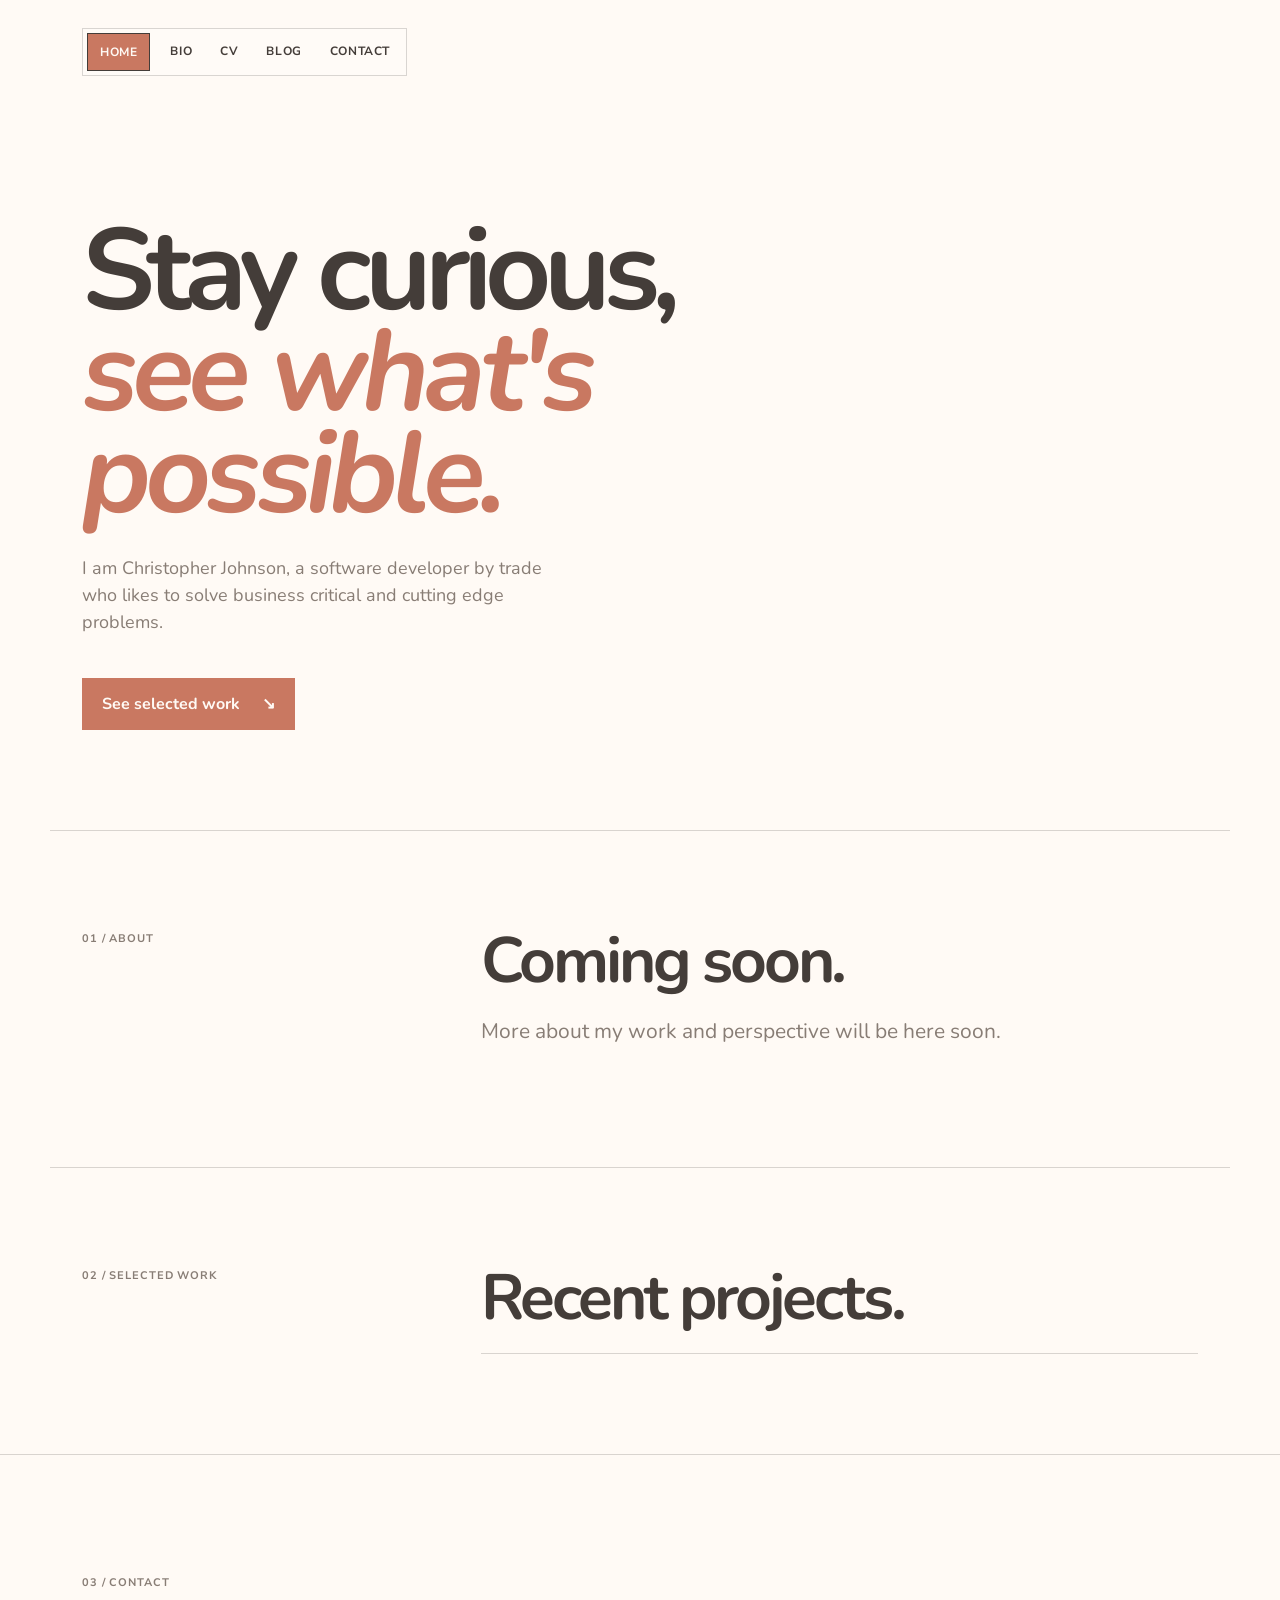
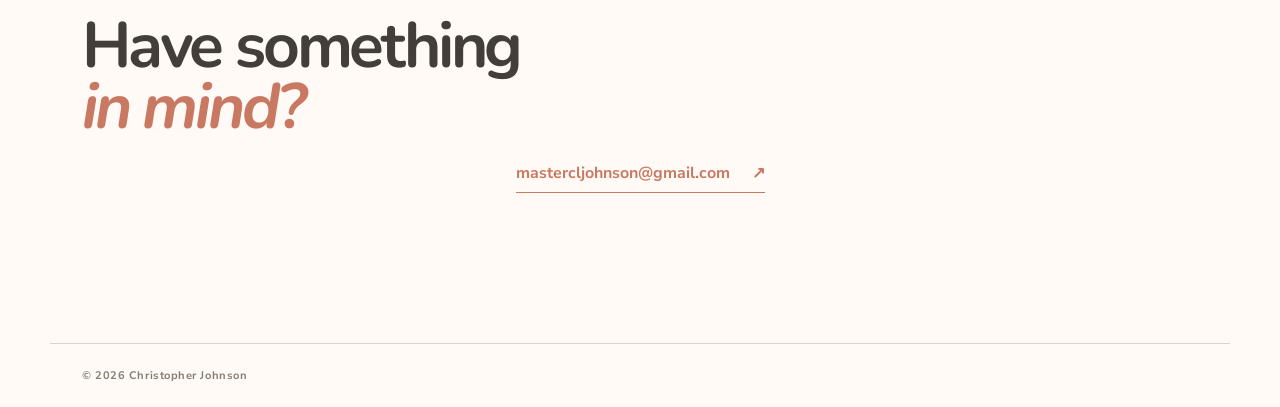
<file: index.html>
<!doctype html>
<html lang="en">
<head>
  <meta charset="utf-8">
  <meta name="viewport" content="width=device-width, initial-scale=1">
  <meta name="description" content="A personal website">
  <title>Christopher Johnson | Personal Site</title>
  <link rel="stylesheet" href="styles.css?v=4">
</head>
<body>
  <!-- TODO: Move the shared site header into a template partial when the site needs a build step. -->
  <header class="site-header">
    <nav class="tabs" aria-label="Site pages">
      <a class="tab home-tab is-active" href="./" aria-current="page" aria-label="Return to homepage">Home</a>
      <a class="tab" href="bio.html">Bio</a>
      <a class="tab" href="cv.html">CV</a>
      <a class="tab" href="blog.html">Blog</a>
      <a class="tab" href="contact.html">Contact</a>
    </nav>
  </header>

  <main>
    <section class="hero" aria-labelledby="hero-title">
      <h1 id="hero-title">Stay curious,<br><em>see what's possible.</em></h1>
      <p class="intro">I am Christopher Johnson, a software developer by trade who likes to solve business critical and cutting edge problems.</p>
      <a class="button" href="#work">See selected work <span aria-hidden="true">↘</span></a>
    </section>

    <section class="section" id="about" aria-labelledby="about-title">
      <div class="section-label">01 / About</div>
      <div>
        <h2 id="about-title">Coming soon.</h2>
        <p>More about my work and perspective will be here soon.</p>
      </div>
    </section>

    <section class="section work-section" id="work" aria-labelledby="work-title">
      <div class="section-label">02 / Selected work</div>
      <div>
        <h2 id="work-title">Recent projects.</h2>
        <div class="project-list">
          <!-- Replace these template projects with real work later.
          <article class="project">
            <span class="project-number">01</span>
            <div><h3>Project title</h3><p>Product design · Development</p></div>
            <span class="project-arrow" aria-hidden="true">↗</span>
          </article>
          <article class="project">
            <span class="project-number">02</span>
            <div><h3>Another project</h3><p>Strategy · Visual identity</p></div>
            <span class="project-arrow" aria-hidden="true">↗</span>
          </article>
          -->
        </div>
      </div>
    </section>

    <section class="contact" id="contact" aria-labelledby="contact-title">
      <p class="eyebrow">03 / Contact</p>
      <h2 id="contact-title">Have something<br><em>in mind?</em></h2>
      <a class="email" href="mailto:mastercljohnson@gmail.com">mastercljohnson@gmail.com <span aria-hidden="true">↗</span></a>
    </section>
  </main>

  <footer><span>© 2026 Christopher Johnson</span></footer>
</body>
</html>
</file>
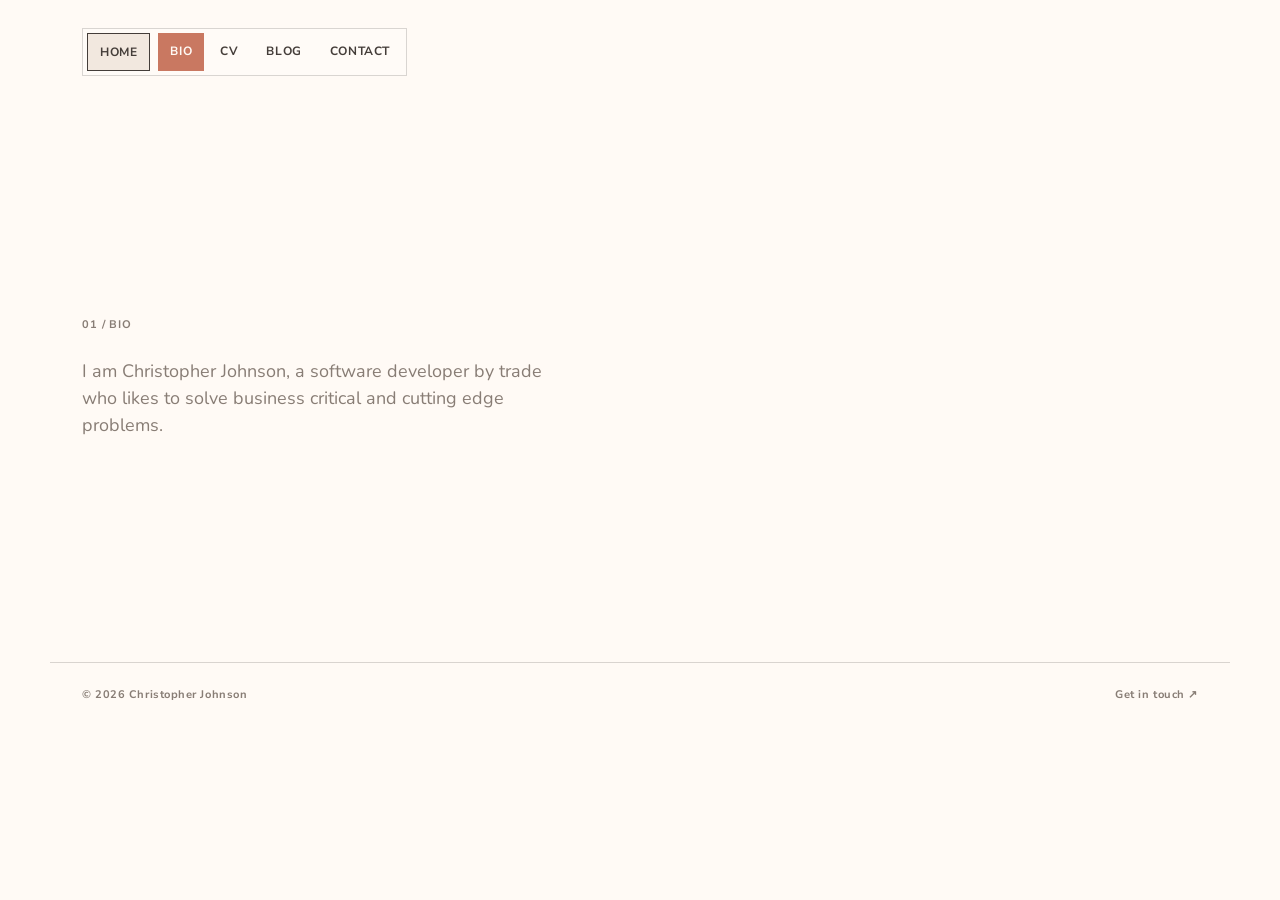
<file: bio.html>
<!doctype html>
<html lang="en">
<head>
  <meta charset="utf-8">
  <meta name="viewport" content="width=device-width, initial-scale=1">
  <meta name="description" content="Bio of Christopher Johnson">
  <title>Bio | Christopher Johnson</title>
  <link rel="stylesheet" href="styles.css?v=4">
</head>
<body>
  <header class="site-header">
    <nav class="tabs" aria-label="Site pages"><a class="tab home-tab" href="./" aria-label="Return to homepage">Home</a><a class="tab is-active" href="bio.html" aria-current="page">Bio</a><a class="tab" href="cv.html">CV</a><a class="tab" href="blog.html">Blog</a><a class="tab" href="contact.html">Contact</a></nav>
  </header>
  <main class="page-main">
    <section class="page-intro"><p class="eyebrow">01 / Bio</p><p class="intro">I am Christopher Johnson, a software developer by trade who likes to solve business critical and cutting edge problems.</p></section>
  </main>
  <footer><span>© 2026 Christopher Johnson</span><a href="contact.html">Get in touch ↗</a></footer>
</body>
</html>
</file>
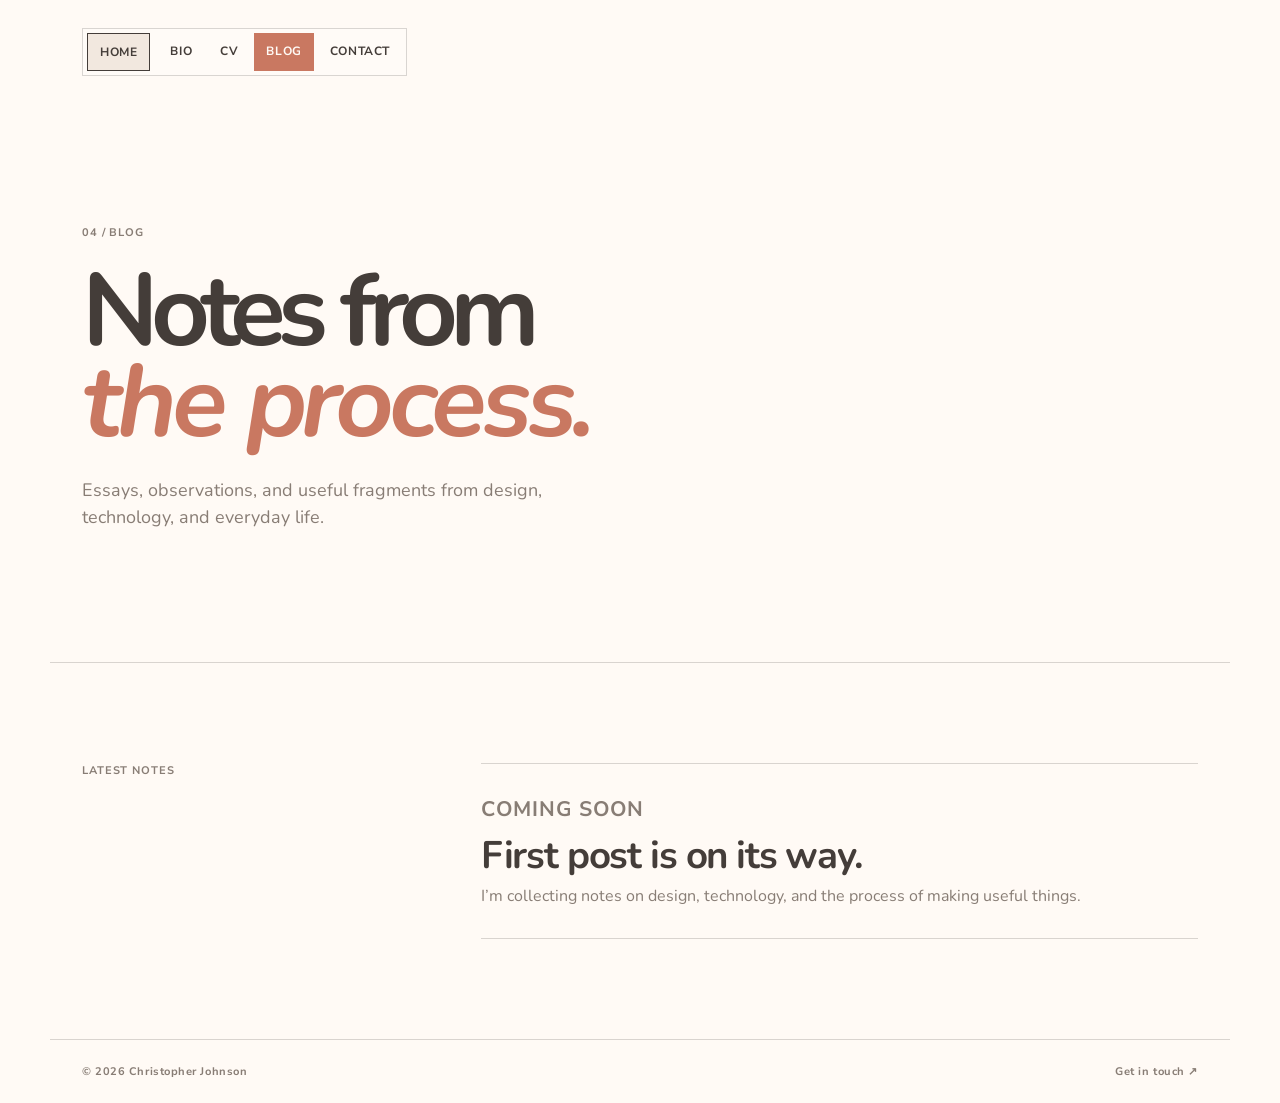
<file: blog.html>
<!doctype html>
<html lang="en">
<head>
  <meta charset="utf-8">
  <meta name="viewport" content="width=device-width, initial-scale=1">
  <meta name="description" content="Writing by Christopher Johnson">
  <title>Blog | Christopher Johnson</title>
  <link rel="stylesheet" href="styles.css?v=4">
</head>
<body>
  <header class="site-header"><nav class="tabs" aria-label="Site pages"><a class="tab home-tab" href="./" aria-label="Return to homepage">Home</a><a class="tab" href="bio.html">Bio</a><a class="tab" href="cv.html">CV</a><a class="tab is-active" href="blog.html" aria-current="page">Blog</a><a class="tab" href="contact.html">Contact</a></nav></header>
  <main class="page-main"><section class="page-intro"><p class="eyebrow">04 / Blog</p><h1>Notes from<br><em>the process.</em></h1><p class="intro">Essays, observations, and useful fragments from design, technology, and everyday life.</p></section><section class="section article-section"><div class="section-label">Latest notes</div><div class="article-list"><article class="article"><p class="article-meta">Coming soon</p><h2>First post is on its way.</h2><p>I’m collecting notes on design, technology, and the process of making useful things.</p></article></div></section></main>
  <footer><span>© 2026 Christopher Johnson</span><a href="contact.html">Get in touch ↗</a></footer>
</body>
</html>
</file>
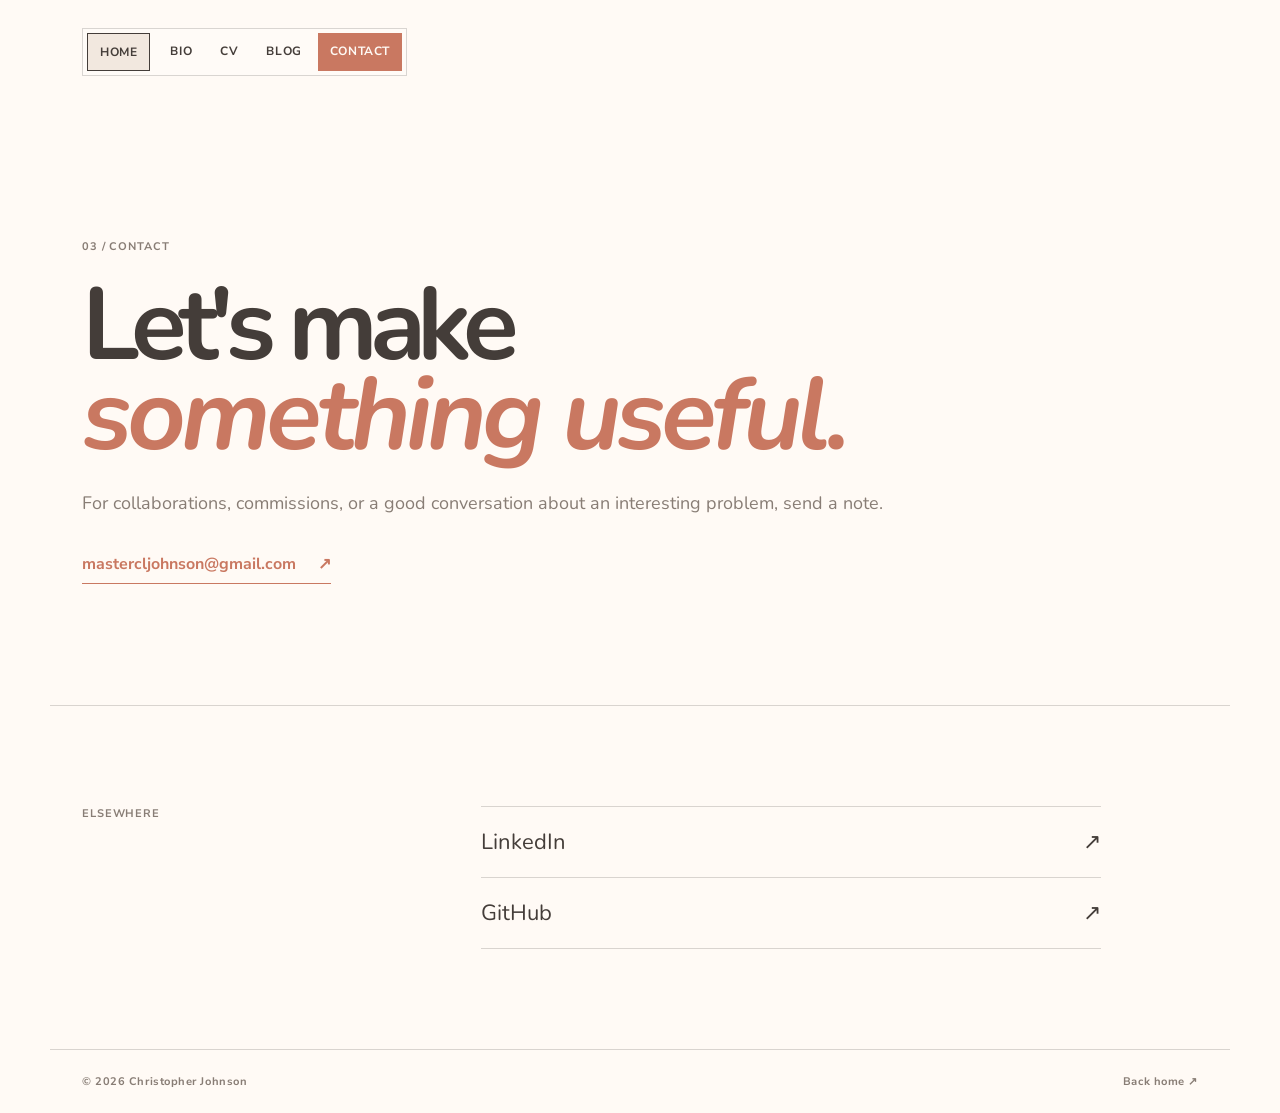
<file: contact.html>
<!doctype html>
<html lang="en">
<head>
  <meta charset="utf-8">
  <meta name="viewport" content="width=device-width, initial-scale=1">
  <meta name="description" content="Contact Christopher Johnson">
  <title>Contact | Christopher Johnson</title>
  <link rel="stylesheet" href="styles.css?v=4">
</head>
<body>
  <header class="site-header"><nav class="tabs" aria-label="Site pages"><a class="tab home-tab" href="./" aria-label="Return to homepage">Home</a><a class="tab" href="bio.html">Bio</a><a class="tab" href="cv.html">CV</a><a class="tab" href="blog.html">Blog</a><a class="tab is-active" href="contact.html" aria-current="page">Contact</a></nav></header>
  <main class="page-main"><section class="contact-page"><p class="eyebrow">03 / Contact</p><h1>Let's make<br><em>something useful.</em></h1><p class="intro">For collaborations, commissions, or a good conversation about an interesting problem, send a note.</p><a class="email" href="mailto:mastercljohnson@gmail.com">mastercljohnson@gmail.com <span aria-hidden="true">↗</span></a></section><section class="section contact-details"><div class="section-label">Elsewhere</div><div class="social-list"><a href="https://www.linkedin.com/in/christopher-johnson-a617a9125/" target="_blank" rel="noreferrer">LinkedIn <span>↗</span></a><a href="https://github.com/mastercljohnson" target="_blank" rel="noreferrer">GitHub <span>↗</span></a></div></section></main>
  <footer><span>© 2026 Christopher Johnson</span><a href="./">Back home ↗</a></footer>
</body>
</html>
</file>
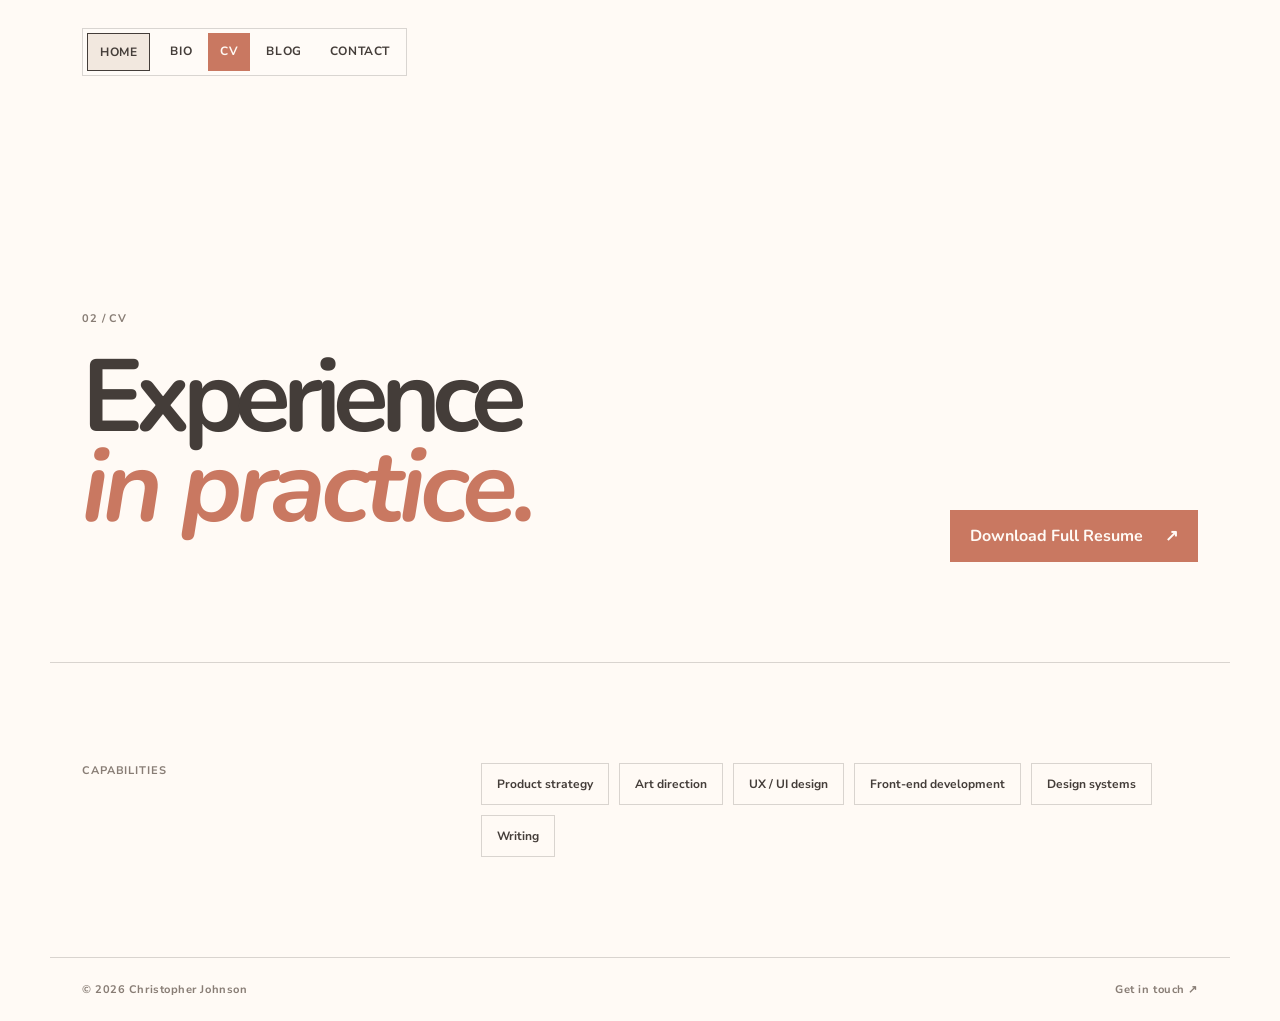
<file: cv.html>
<!doctype html>
<html lang="en">
<head>
  <meta charset="utf-8">
  <meta name="viewport" content="width=device-width, initial-scale=1">
  <meta name="description" content="CV of Christopher Johnson">
  <title>CV | Christopher Johnson</title>
  <link rel="stylesheet" href="styles.css?v=4">
</head>
<body>
  <header class="site-header"><nav class="tabs" aria-label="Site pages"><a class="tab home-tab" href="./" aria-label="Return to homepage">Home</a><a class="tab" href="bio.html">Bio</a><a class="tab is-active" href="cv.html" aria-current="page">CV</a><a class="tab" href="blog.html">Blog</a><a class="tab" href="contact.html">Contact</a></nav></header>
  <main class="page-main"><section class="page-intro page-intro-row"><div><p class="eyebrow">02 / CV</p><h1>Experience<br><em>in practice.</em></h1></div><a class="button" href="assets/Chris_Johnson_Resume_2026_August.pdf" download>Download Full Resume <span aria-hidden="true">↗</span></a></section>
    <section class="section cv-section"><div class="section-label">Capabilities</div><div class="tag-list"><span>Product strategy</span><span>Art direction</span><span>UX / UI design</span><span>Front-end development</span><span>Design systems</span><span>Writing</span></div></section>
  </main>
  <footer><span>© 2026 Christopher Johnson</span><a href="contact.html">Get in touch ↗</a></footer>
</body>
</html>
</file>
<file: styles.css>
@import url('https://fonts.googleapis.com/css2?family=Nunito:wght@400;500;600;700;800&family=Nunito+Sans:wght@400;600;700&display=swap');

/* TODO: Configure no-cache headers if the site moves to hosting with HTTP header control. */
:root {
  --ink: #443d39;
  --muted: #887d75;
  --paper: #fffaf5;
  --soft: #f2e8df;
  --accent: #c97861;
  --line: rgba(68, 61, 57, .2);
}

* { box-sizing: border-box; }
html { scroll-behavior: smooth; }
body { margin: 0; color: var(--ink); background: var(--paper); font-family: 'Nunito', sans-serif; }
a { color: inherit; text-decoration: none; }
.site-header, footer { display: flex; align-items: center; justify-content: space-between; max-width: 1180px; margin: auto; padding: 28px 32px; }
nav { display: flex; gap: 28px; font: 700 12px 'Nunito Sans', sans-serif; letter-spacing: .05em; text-transform: uppercase; }
nav a:hover, .email:hover { text-decoration: underline; text-underline-offset: 5px; }
.tabs { gap: 4px; padding: 4px; border: 1px solid var(--line); background: rgba(255, 255, 255, .22); }
.tab { padding: 10px 12px; white-space: nowrap; }
.tab:hover { text-decoration: none; background: rgba(255, 255, 255, .45); }
.tab:focus-visible { outline: 2px solid var(--ink); outline-offset: 2px; }
.home-tab { margin-right: 4px; border: 1px solid var(--ink); color: var(--ink); background: var(--soft); font-weight: 700; }
.home-tab:hover { background: #e5e5e5; }
.tab.is-active { color: var(--paper); background: var(--accent); }
.hero { min-height: 76vh; max-width: 1180px; margin: auto; padding: 13vh 32px 100px; display: flex; flex-direction: column; align-items: flex-start; justify-content: center; }
.page-main { max-width: 1180px; margin: auto; }
.page-intro { min-height: 62vh; padding: 12vh 32px 100px; display: flex; flex-direction: column; justify-content: center; }
.page-intro h1, .contact-page h1 { margin-bottom: 30px; font-size: clamp(3.5rem, 8vw, 7.5rem); line-height: .88; letter-spacing: -.08em; }
.page-intro-row { flex-direction: row; align-items: flex-end; justify-content: space-between; gap: 40px; }
.page-intro-row .button { flex-shrink: 0; }
.eyebrow, .section-label { margin: 0 0 26px; color: var(--muted); font: 700 11px 'Nunito Sans', sans-serif; letter-spacing: .08em; text-transform: uppercase; }
h1, h2, h3, p { margin-top: 0; }
h1 { max-width: 900px; margin-bottom: 30px; font-size: clamp(3.5rem, 9vw, 8.5rem); line-height: .88; letter-spacing: -.06em; }
em { color: var(--accent); font-family: 'Nunito', sans-serif; font-style: italic; font-weight: 700; letter-spacing: -.05em; }
.intro { max-width: 480px; color: var(--muted); font-size: 18px; line-height: 1.5; }
.button { margin-top: 24px; padding: 15px 20px; color: var(--paper); background: var(--accent); font-weight: 700; }
.button span, .email span { margin-left: 18px; }
.section { max-width: 1180px; margin: auto; padding: 100px 32px; border-top: 1px solid var(--line); display: grid; grid-template-columns: 1fr 2fr; gap: 40px; }
.section h2, .contact h2 { margin-bottom: 24px; font-size: clamp(2.5rem, 5vw, 5rem); line-height: .95; letter-spacing: -.05em; }
.section p { max-width: 600px; color: var(--muted); font-size: 21px; line-height: 1.45; }
.project-list { border-top: 1px solid var(--line); }
.project { display: grid; grid-template-columns: 60px 1fr auto; gap: 20px; align-items: center; padding: 24px 0; border-bottom: 1px solid var(--line); }
.project-number, footer { color: var(--muted); font: 700 11px 'Nunito Sans', sans-serif; letter-spacing: .05em; }
.project h3 { margin: 0 0 7px; font-size: 24px; }
.project p { margin: 0; font-size: 13px; }
.project-arrow { font-size: 24px; }
.contact { padding: 120px 32px 150px; background: var(--paper); color: var(--ink); border-top: 1px solid var(--line); }
.contact > * { display: block; max-width: 1116px; margin-left: auto; margin-right: auto; }
.contact .eyebrow { color: var(--muted); }
.email { width: fit-content; border-bottom: 1px solid var(--accent); padding-bottom: 8px; color: var(--accent); font: 700 16px 'Nunito Sans', sans-serif; }
.prose { max-width: 620px; }
.prose p { margin-bottom: 28px; }
.cv-list { border-top: 1px solid var(--line); }
.cv-item { display: grid; grid-template-columns: 150px 1fr; gap: 30px; padding: 28px 0; border-bottom: 1px solid var(--line); }
.cv-date, .article-meta { color: var(--muted); font: 700 11px 'Nunito Sans', sans-serif; letter-spacing: .05em; text-transform: uppercase; }
.cv-item h2 { margin: 0 0 10px; font-size: 24px; }
.cv-item p { margin-bottom: 0; font-size: 16px; }
.tag-list { display: flex; flex-wrap: wrap; gap: 10px; max-width: 700px; }
.tag-list span { padding: 12px 15px; border: 1px solid var(--line); font: 700 12px 'Nunito Sans', sans-serif; }
.contact-page { padding: 15vh 32px 130px; background: var(--paper); color: var(--ink); }
.contact-page > * { max-width: 1116px; margin-left: auto; margin-right: auto; }
.contact-page .eyebrow { color: var(--muted); }
.contact-page .intro { margin-bottom: 36px; color: var(--muted); }
.contact-details { border-top-color: var(--line); }
.social-list { max-width: 620px; border-top: 1px solid var(--line); }
.social-list a { display: flex; justify-content: space-between; padding: 20px 0; border-bottom: 1px solid var(--line); font-size: 22px; }
.article-list { border-top: 1px solid var(--line); }
.article { padding: 30px 0; border-bottom: 1px solid var(--line); }
.article-meta { margin-bottom: 14px; }
.article h2 { margin-bottom: 10px; font-size: clamp(1.6rem, 3vw, 2.4rem); letter-spacing: -.03em; }
.article h2 span { color: var(--accent); font-size: .8em; }
.article p:last-child { margin-bottom: 0; font-size: 16px; }
footer { border-top: 1px solid var(--line); padding-top: 24px; padding-bottom: 24px; }
@media (max-width: 700px) {
  .site-header, footer { padding-left: 20px; padding-right: 20px; }
  .tabs { max-width: calc(100vw - 82px); overflow-x: auto; gap: 0; }
  .tab { padding: 9px 10px; font-size: 10px; }
  .hero, .section, .page-intro { padding-left: 20px; padding-right: 20px; }
  .hero { min-height: 70vh; padding-top: 80px; }
  .intro { font-size: 16px; }
  .section { display: block; padding-top: 70px; padding-bottom: 70px; }
  .section-label { margin-bottom: 40px; }
  .section p { font-size: 18px; }
  .page-intro { min-height: 60vh; padding-top: 80px; }
  .page-intro-row { display: block; }
  .page-intro-row .button { display: inline-block; }
  .cv-item { display: block; }
  .cv-date { margin-bottom: 16px; }
  .contact-page { padding: 80px 20px 100px; }
  .contact-page h1 { font-size: clamp(3.3rem, 15vw, 6rem); }
  .contact-page .intro { font-size: 16px; }
  .contact { padding: 80px 20px 100px; }
  footer { font-size: 9px; }
}
</file>
